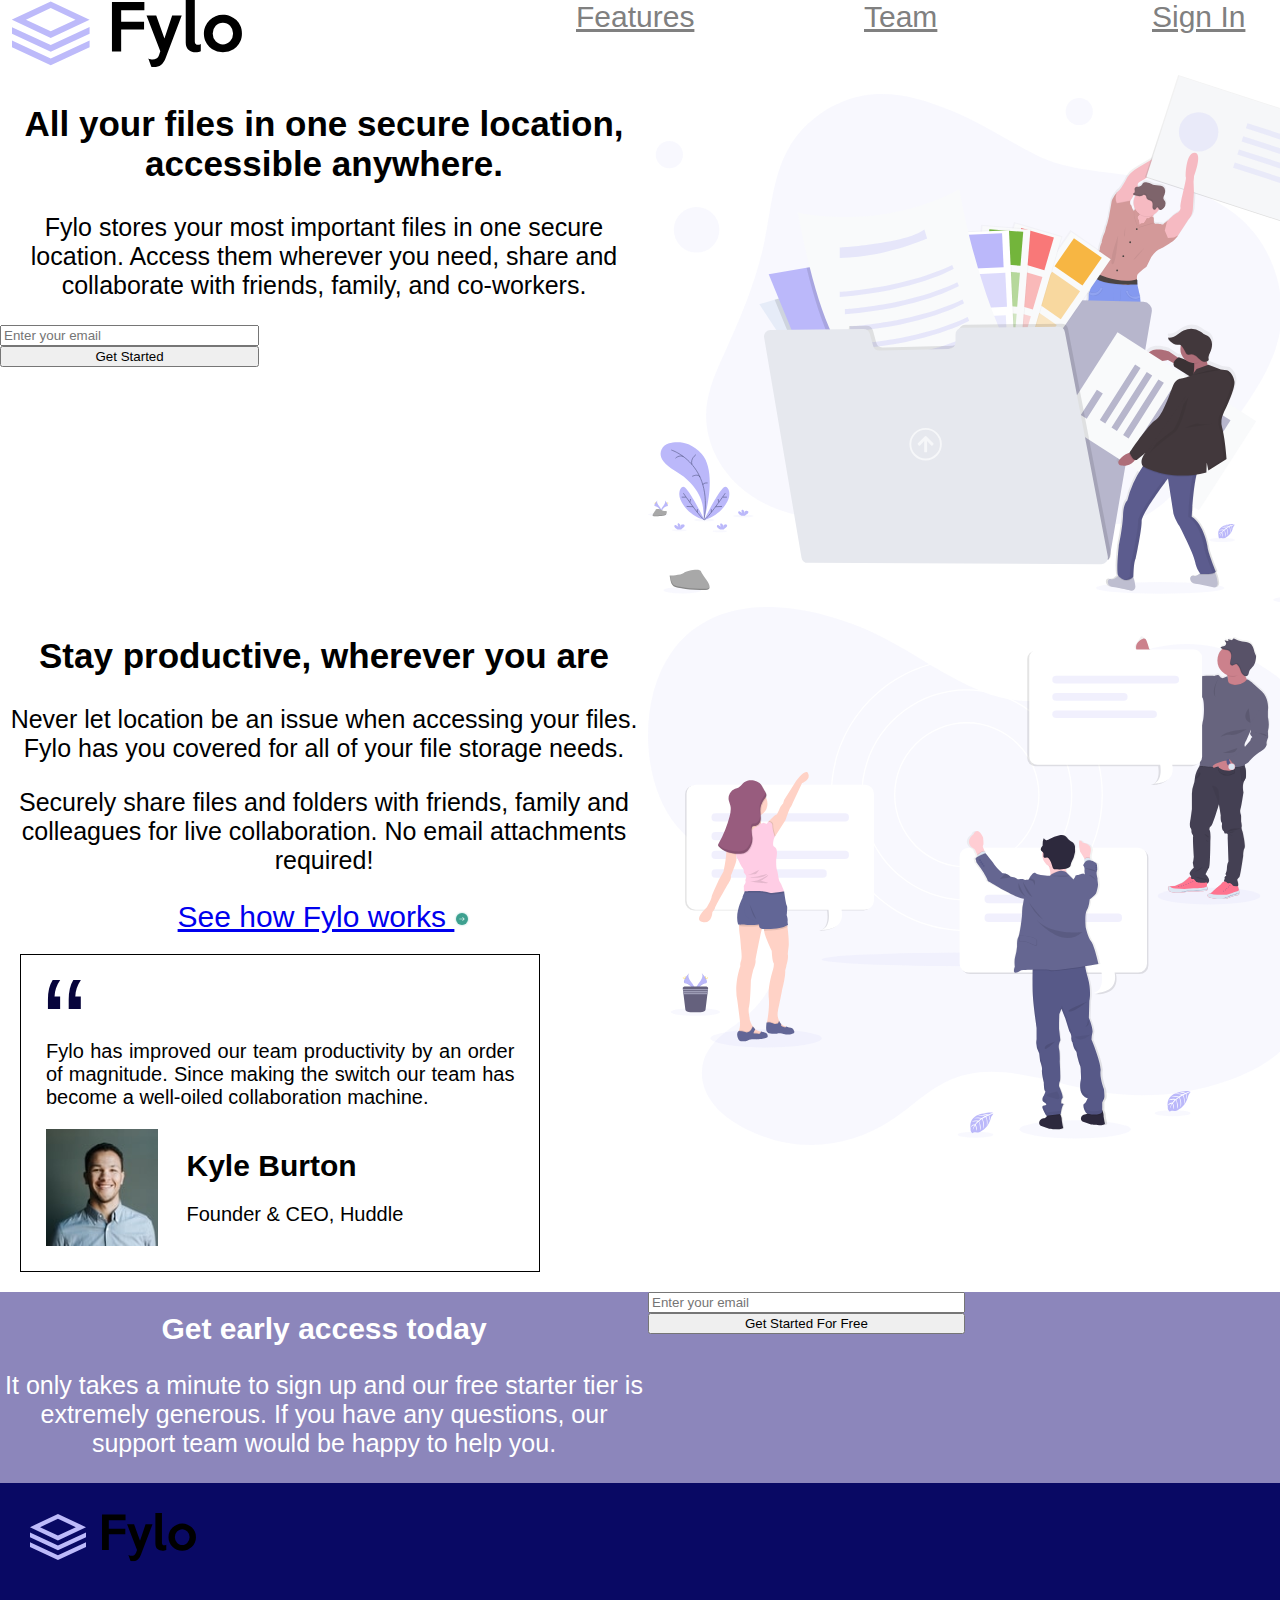
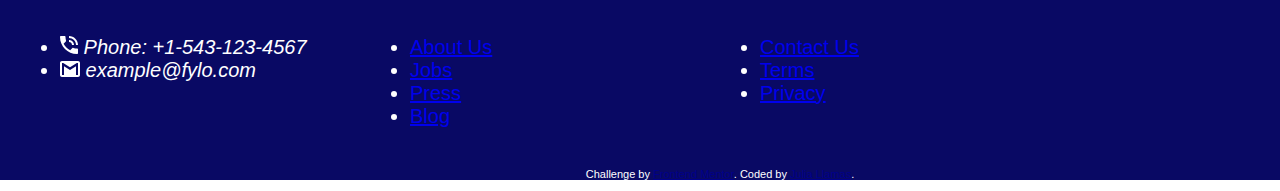
<file: Desktop/index.html>
<!DOCTYPE html>
<html lang="en">
<head>
  <meta charset="UTF-8">
  <meta name="viewport" content="width=device-width, initial-scale=1.0"> 

  <link rel="icon" type="image/png" sizes="32x32" href="./images/favicon-32x32.png">
  
  <title>Frontend Mentor | Fylo landing page with two column layout</title>

  <link rel="stylesheet" href="styles.css">


</head>

<body >
    <header>
        
        <nav>
            <div class="nav">
                    <div>
                        <img src="images/logo.svg"/ class="logo">
                    </div>
                    <div>
                        <a href="adresses-folder/features.html">Features</a>
                    </div>
                    <div>
                        <a href="adresses-folder/team.html">Team</a>
                    </div>
                    <div>
                        <a href="adresses-folder/sign-in.html">Sign In</a>
                    </di>
            </div>   
        </nav>
    </header>

    
        
<section>
    <div class="cuerpo">
                <div>
                    <article >
                        <h2> 
                            All your files in one secure location, accessible anywhere.
                        </h2 class="quote">
                        <p class="parrafo">
                            Fylo stores your most important files in one secure location. 
                            Access them wherever you need, share and collaborate with friends, 
                            family, and co-workers.
                        </p>
                       
                        <form class="enter-email">
                            <label for="enter-email"></label>
                            <input placeholder="Enter your email" type="email"/>
                            <button type="submit">Get Started</button>
                        </form>
                      
                    </article>
                </div>
                <div>            
                    <img src="images/illustration-1.svg" class="image" />
                </div>
                
                <div>
                    <article >
                        <h2>Stay productive, wherever you are</h2>
                        <p class="parrafo">
                        Never let location be an issue when accessing your files. Fylo has you 
                        covered for all of your file storage needs.
                        </p>    

                            <p class="parrafo">
                            Securely share files and folders with friends, family and colleagues for 
                            live collaboration. No email attachments required!
                            </p>
                            <div class="how-it-works">
                                    <a href="adresses-folder/how-fylo-works.html">
                                        See how Fylo works
                                        <img src="images/icon-arrow.svg"/>
                                    </a>
                               
                                </div>
                    </article>
                        
                    <div class="cita">
                        <article >     
                            <img src="images/icon-quotes.svg" class="quote"/>                   
                                <p>
                                    Fylo has improved our team productivity by an order of magnitude. Since 
                                    making the switch our team has become a well-oiled collaboration machine.
                                </p>
                                <div class="autor">
                                    <div>
                                        <img src="images/avatar-testimonial.jpg"/>
                                    </div>
                                    <div>
                                        <h1>
                                            Kyle Burton
                                        </h1> 
                                        <p>
                                            Founder & CEO, Huddle
                                        </p>
                                    </div>
                                </div>
                            </article>
                    </div>
                </div>
                <div>
                        <img src="images/illustration-2.svg" class="image"/>    
                </div>        

                <div class="bluesection">
                    <article>
                        <h1>Get early access today</h1>

                                <p class="parrafo">
                                    It only takes a minute to sign up and our free starter tier is extremely generous. 
                                    If you have any questions, our support team would be happy to help you.
                                </p>
                            
                    </article>
                </div> 
                <div class="bluesection">
                    
                    <form class="enter-email">
                        <label for="enter-email"></label>
                        <input placeholder="Enter your email" type="email"/>
                        <button type="submit">Get Started For Free</button>
                    </form>
                    
                </div>
            
    </div>
<section/>  
  
 <footer class="pie">
    <div class="bottomlogo">
        <img src="images/logo.svg"/>
    </div>
    
    <section class="bottom">
        <ul >
            <address>
            <li>
                <img src="images/icon-phone.svg"/>
                Phone: +1-543-123-4567
            </li>
            <li>
                <img src="images/icon-email.svg"/>
                example@fylo.com
            </li>
        </address>
        </ul>

        <ul >
            <li>
                <a href="adresses-folder/about-us.html">About Us</a>
            </li>
            <li>
                <a href="adresses-folder/jobs.html">Jobs</a>
            </li>
            <li>
                <a href="adresses-folder/press.html">Press</a>
            </li>
            <li>
                <a href="adresses-folder/blog.html">Blog</a>
            </li>
        </ul>

        <ul>
            <li>
                <a href="adresses-folder/contact-us.html">Contact Us</a>
            </li>
            <li>
                <a href="adresses-folder/terms.html">Terms</a>
            </li>
            <li>
                <a href="adresses-folder/privacy.html">Privacy</a>
            </li>
        </ul>
    </section>
        <p class="attribution">
        Challenge by <a href="https://www.frontendmentor.io?ref=challenge" target="_blank">Frontend Mentor</a>. 
        Coded by <a href="https://github.com/iferllaz">Julia Llamas</a>.
        </p>
   </footer>

</body>
</html>
</file>
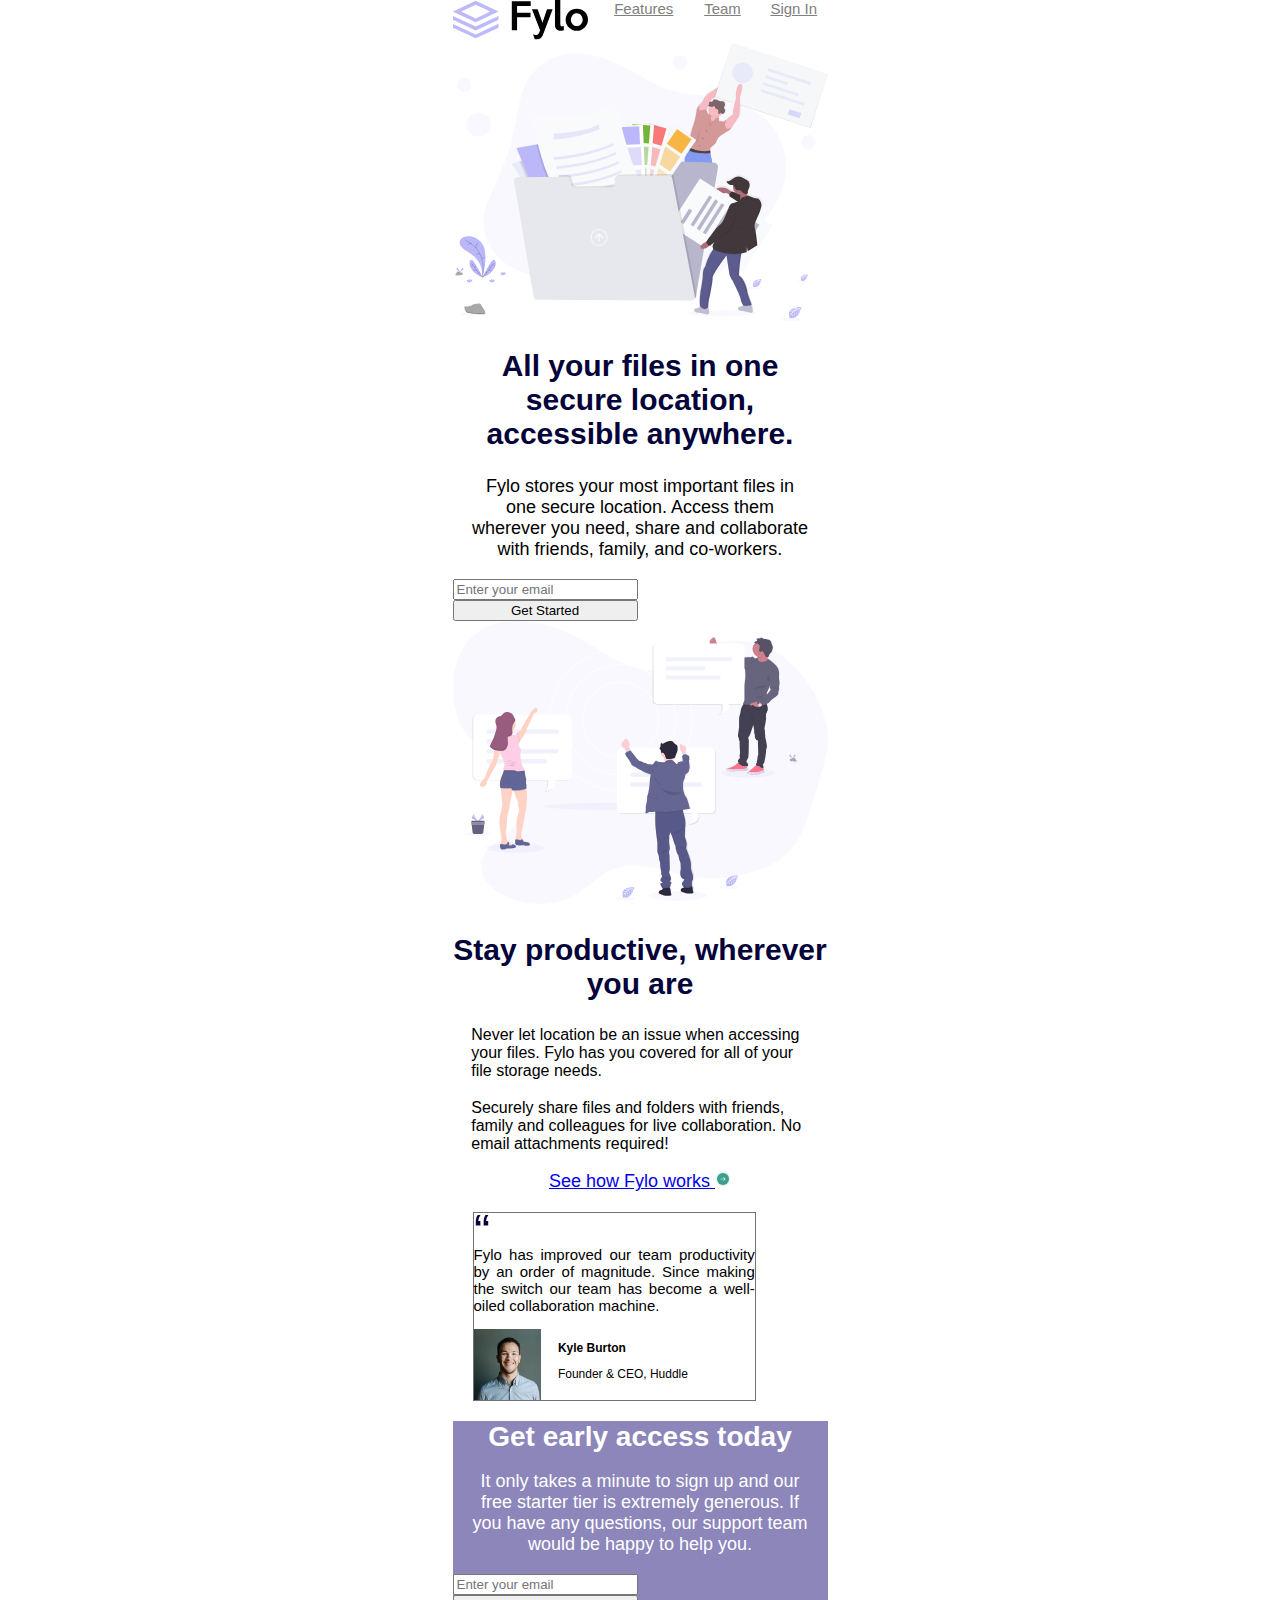
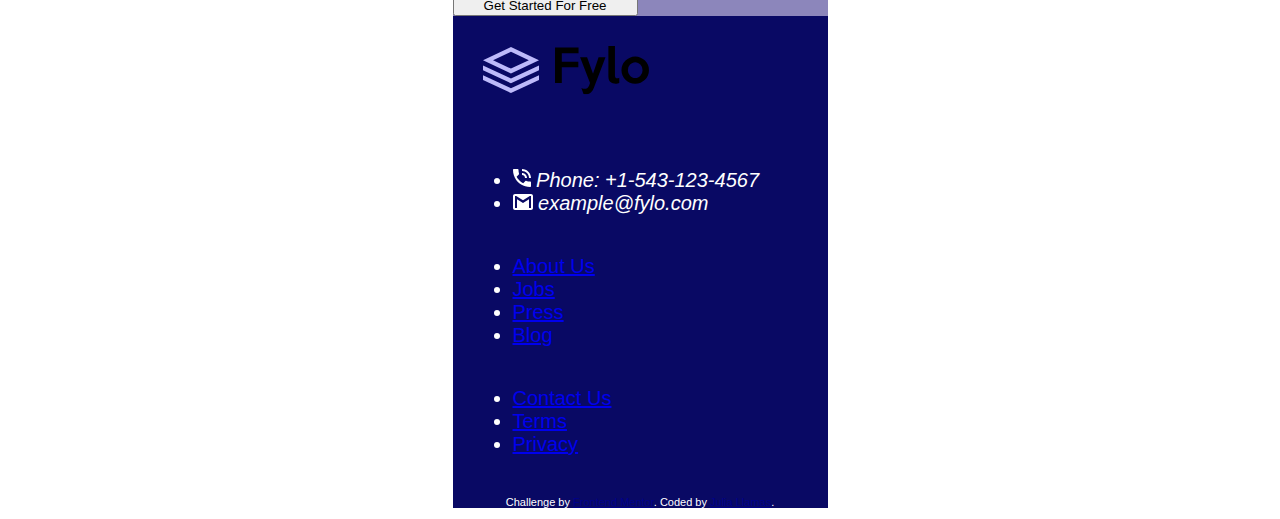
<file: Mobile/index.html>
<!DOCTYPE html>
<html lang="en">
<head>
  <meta charset="UTF-8">
  <meta name="viewport" content="width=device-width, initial-scale=1.0"> 

  <link rel="icon" type="image/png" sizes="32x32" href="./images/favicon-32x32.png">
  <link rel="stylesheet" href="styles.css">
  
  <title>Frontend Mentor | Fylo landing page with two column layout</title>
</head>

<body >
    <header>
        
        <nav>
            <div class="nav">
                    <div>
                        <img src="images/logo.svg"/ class="logo">
                    </div>
                    <div>
                        <a href="adresses-folder/features.html">Features</a>
                    </div>
                    <div>
                        <a href="adresses-folder/team.html">Team</a>
                    </div>
                    <div>
                        <a href="adresses-folder/sign-in.html">Sign In</a>
                    </di>
            </div>   
        </nav>
    </header>

    
        
<section>
    
        <div>            
            <img src="images/illustration-1.svg" class="image" />
        </div>
        <div>
            <article >
                <h2> 
                    All your files in one secure location, accessible anywhere.
                </h2 class="quote">
                <p class="paragraph">
                    Fylo stores your most important files in one secure location. 
                    Access them wherever you need, share and collaborate with friends, 
                    family, and co-workers.
                </p>
                       
                <form class="enter-email">
                    <label for="enter-email"></label>
                    <input placeholder="Enter your email" type="email"/>
                    <button type="submit">Get Started</button>
                </form>
                      
            </article>
        </div>
        <div>
                    <img src="images/illustration-2.svg" class="image"/>    
        </div> 
                
                <div>
                    <article >
                        <h2>
                            Stay productive, wherever you are

                        </h2>
                            <p class="paragraph-2">
                            Never let location be an issue when accessing your files. Fylo has you 
                            covered for all of your file storage needs.
                            </p>    

                            <p class="paragraph-2">
                            Securely share files and folders with friends, family and colleagues for 
                            live collaboration. No email attachments required!
                            </p>
                            <div class="how-it-works">
                                    <a href="adresses-folder/how-fylo-works.html">
                                        See how Fylo works
                                        <img src="images/icon-arrow.svg"/>
                                    </a>
                               
                                </div>
                    </article>
                        
                  
                        <article class="cita">     
                            <img src="images/icon-quotes.svg" class="quote"/>                   
                                <p>
                                    Fylo has improved our team productivity by an order of magnitude. Since 
                                    making the switch our team has become a well-oiled collaboration machine.
                                </p>
                                <div class="author">
                                    <div>
                                        <img src="images/avatar-testimonial.jpg"/>
                                    </div>
                                    <div>
                                        <h3>
                                            Kyle Burton
                                        </h3> 
                                        <p>
                                            Founder & CEO, Huddle
                                        </p>
                                    </div>
                                </div>
                            </article>
                    
                </div>
                       

                <div class="bluesection">
                    <article>
                        <h1>Get early access today</h1>

                                <p class="paragraph">
                                    It only takes a minute to sign up and our free starter tier is extremely generous. 
                                    If you have any questions, our support team would be happy to help you.
                                </p>
                                <form class="enter-email">
                                    <label for="enter-email"></label>
                                    <input placeholder="Enter your email" type="email"/>
                                    <button type="submit">Get Started For Free</button>
                                </form>
                    </article>
                </div> 
               
            
    
<section/>  
  
 <footer class="pie">
    <div class="bottomlogo">
        <img src="images/logo.svg"/>
    </div>
    
    <section class="bottom">
        <ul >
            <address>
            <li>
                <img src="images/icon-phone.svg"/>
                Phone: +1-543-123-4567
            </li>
            <li>
                <img src="images/icon-email.svg"/>
                example@fylo.com
            </li>
        </address>
        </ul>

        <ul >
            <li>
                <a href="adresses-folder/about-us.html">About Us</a>
            </li>
            <li>
                <a href="adresses-folder/jobs.html">Jobs</a>
            </li>
            <li>
                <a href="adresses-folder/press.html">Press</a>
            </li>
            <li>
                <a href="adresses-folder/blog.html">Blog</a>
            </li>
        </ul>

        <ul>
            <li>
                <a href="adresses-folder/contact-us.html">Contact Us</a>
            </li>
            <li>
                <a href="adresses-folder/terms.html">Terms</a>
            </li>
            <li>
                <a href="adresses-folder/privacy.html">Privacy</a>
            </li>
        </ul>
    </section>
        <p class="attribution">
        Challenge by <a href="https://www.frontendmentor.io?ref=challenge" target="_blank">Frontend Mentor</a>. 
        Coded by <a href="https://github.com/iferllaz">Julia Llamas</a>.
        </p>
   </footer>

</body>
</html>
</file>
<file: Desktop/styles.css>
body {font-family: -apple-system, BlinkMacSystemFont, 'Segoe UI', Roboto, Oxygen, Ubuntu, Cantarell, 'Open Sans', 'Helvetica Neue', sans-serif; 
        
        width: 1440px;
       margin: auto;
       }
footer { background: rgb(9, 9, 100); color: white;}
h2 { font-weight: 700; font-size: 300; text-align: center; font-size: 35px}
h1 { font-weight: 700; font-size: 200; text-align: center; font-size: 30px }


.attribution { font-size: 11px; text-align: center; font-family: Verdana, Geneva, Tahoma, sans-serif; }

.attribution a { color: darkblue; }


.logo { width: 40%; margin-left:2%; text-align: left;}

.nav { display: grid; grid-template-columns: 40% 20% 20% 20%;color: gray;  font-size: 30px}
.nav div a { text-align: center; margin-bottom: 10px ; color: gray; }


.cuerpo { display:grid; grid-template-columns: 45% 55%;  }
.image {  width: 90%;  }
.parrafo { text-align: center; font-size: 25px; }
.bottom { display: grid; grid-template-columns: repeat(4, 25%); font-size: 20px; color: white;  margin: 20px}

.bluesection { background: hsl(246, 28%, 63%); color: white }

.bottomlogo { place-content: left; width: 20%; padding: 30px;  }

.how-it-works { text-align: center; font-size: 30px;  }

.cita{    border: 1px solid  black; text-align: justify; width: 80%; clear: both; font-size: 20px; margin: 20px}
.cita article { margin: 25px }
.quote { width: 8% }
.cita h1 { text-align: left;}
.autor {display:grid; grid-template-columns: 30% 70%  }
.autor img {  height: 100%; width: 80% }

.enter-email { display: grid; grid-auto-columns: auto; width: 40%; text-align: center; }
</file>
<file: Mobile/styles.css>
body {font-family: -apple-system, BlinkMacSystemFont, 'Segoe UI', Roboto, Oxygen, Ubuntu, Cantarell, 'Open Sans', 'Helvetica Neue', sans-serif; 
        
    width: 375px;
   margin: auto;
   }
footer { background: rgb(9, 9, 100); color: white;}
h2 { font-weight: 700; font-size: 280; text-align: center; font-size: 30px; color: rgb(4, 4, 58);}
h1 { font-weight: 700; font-size: 200; text-align: center; font-size: 28px }


.attribution { font-size: 11px; text-align: center; font-family: Verdana, Geneva, Tahoma, sans-serif; }

.attribution a { color: darkblue; }


.logo { width: 90%; margin-right:10%; place-content: left;}

.nav { 
    display: grid; grid-template-columns: 40% 22% 20% 18%;
    color: gray;  
    font-size: 15px; 
    text-align: center; 
    position: static
    
    
}
.nav div a {place-content: center ; color: gray; }

.image {  width: 100%; place-content: center;  }
.paragraph { text-align: center; font-size: 18px; margin: 5%; }
.paragraph-2 { text-align: left; margin: 5%; }
.how-it-works { text-align: center; font-size: 18px;  }

.cita{ border: 1px solid  rgb(114, 114, 114); text-align: justify; width: 75%; clear: both; font-size: 15px; margin: 20px }
.cita article {  margin: 10px;}
.quote { width: 5% ; margin: 1px}
.cita h3 { text-align: left; font-size: 80%; }
.author p {text-align: left; font-size: 12px;}
.author {display:grid; grid-template-columns: 30% 70%  }
.author img { height: 100%; width: 80%;}

.bottom { display: grid;  font-size: 20px; color: white;  margin: 20px}

.bluesection { background: hsl(246, 28%, 63%); color: white }

.bottomlogo { place-content: left; width: 20%; padding: 30px;  }

.enter-email { display: grid; grid-auto-columns: auto; width: 40%; text-align: center; }
</file>
